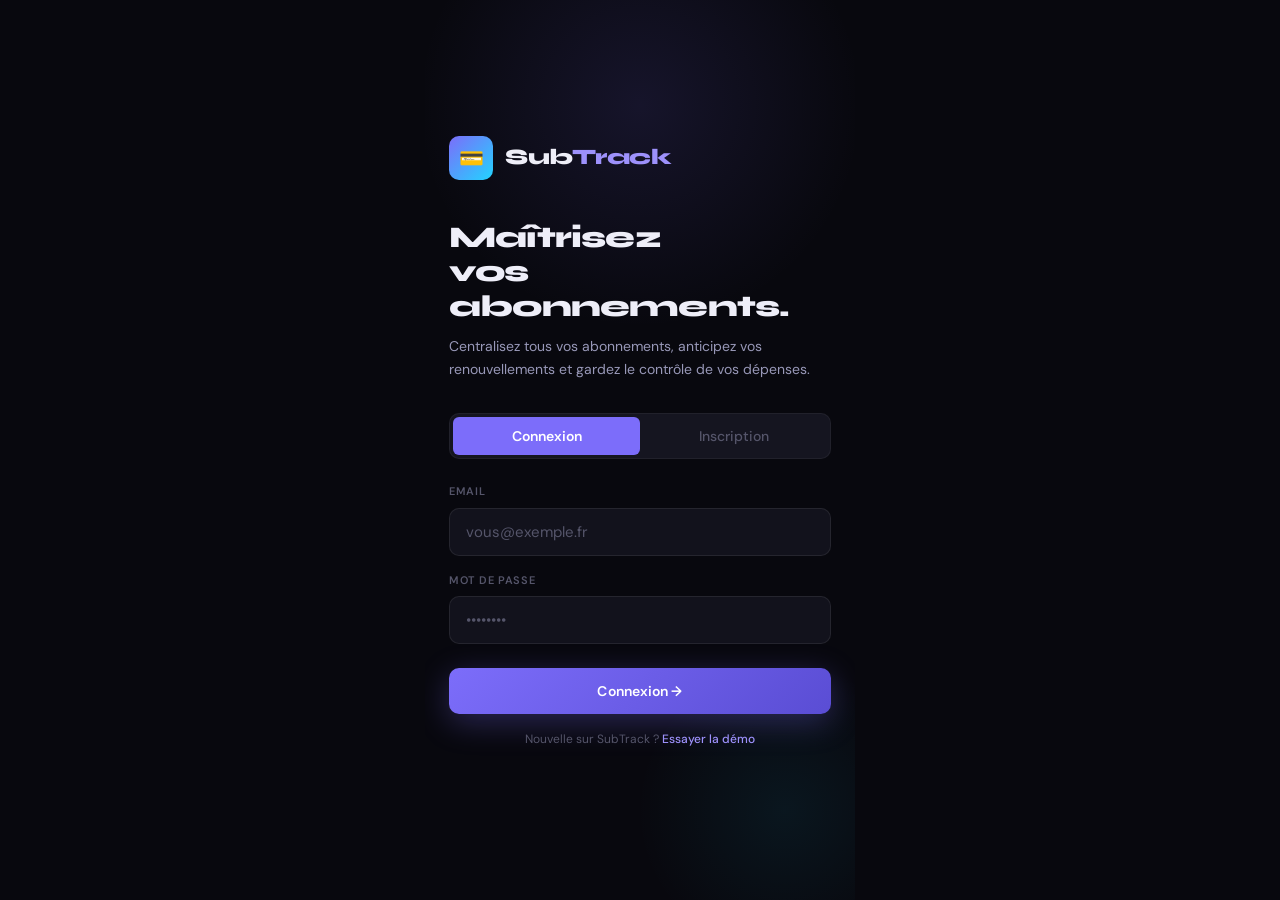
<file: index.html>
<!DOCTYPE html>
<html lang="fr">
<head>
  <meta charset="UTF-8">
  <meta name="viewport" content="width=device-width, initial-scale=1.0, maximum-scale=1.0, user-scalable=no">
  <meta name="theme-color" content="#08080e">
  <meta name="apple-mobile-web-app-capable" content="yes">
  <meta name="apple-mobile-web-app-status-bar-style" content="black-translucent">
  <title>SubTrack — Gérez vos abonnements</title>

  <!-- Fonts -->
  <link rel="preconnect" href="https://fonts.googleapis.com">
  <link rel="preconnect" href="https://fonts.gstatic.com" crossorigin>
  <link href="https://fonts.googleapis.com/css2?family=Syne:wght@400;500;600;700;800&family=DM+Sans:ital,opsz,wght@0,9..40,300;0,9..40,400;0,9..40,500;0,9..40,600;0,9..40,700&display=swap" rel="stylesheet">

  <!-- CSS -->
  <link rel="stylesheet" href="css/variables.css">
  <link rel="stylesheet" href="css/base.css">
  <link rel="stylesheet" href="css/components.css">
  <link rel="stylesheet" href="css/animations.css">
</head>
<body>

<div id="app">

  <!-- ══════════════════════════════════════════
       AUTH SCREEN
  ══════════════════════════════════════════ -->
  <div id="screen-auth" class="screen">
    <div class="auth-screen">
      <div class="auth-bg-glow top"></div>
      <div class="auth-bg-glow bottom"></div>
      <div class="auth-content">

        <div class="auth-logo">
          <div class="auth-logo-icon">💳</div>
          <div class="auth-logo-text">Sub<em>Track</em></div>
        </div>

        <h1 class="auth-headline">Maîtrisez<br>vos abonnements.</h1>
        <p class="auth-desc">
          Centralisez tous vos abonnements, anticipez vos renouvellements
          et gardez le contrôle de vos dépenses.
        </p>

        <div class="auth-tabs">
          <button class="auth-tab active" data-tab="login"    onclick="Auth.switchTab('login')">Connexion</button>
          <button class="auth-tab"        data-tab="register" onclick="Auth.switchTab('register')">Inscription</button>
        </div>

        <!-- Login form -->
        <div id="form-login">
          <div class="form-group">
            <label class="form-label" for="loginEmail">Email</label>
            <input class="form-input" type="email" id="loginEmail"
                   placeholder="vous@exemple.fr" autocomplete="email"
                   onkeydown="if(event.key==='Enter') Auth.login()">
          </div>
          <div class="form-group">
            <label class="form-label" for="loginPassword">Mot de passe</label>
            <input class="form-input" type="password" id="loginPassword"
                   placeholder="••••••••" autocomplete="current-password"
                   onkeydown="if(event.key==='Enter') Auth.login()">
          </div>
          <div class="form-error" id="loginError"></div>
          <button class="btn btn-primary" onclick="Auth.login()" style="margin-top:8px">
            Connexion →
          </button>
          <div class="auth-divider">
            Nouvelle sur SubTrack ?
            <span class="demo-link" onclick="Auth.loginDemo()">Essayer la démo</span>
          </div>
        </div>

        <!-- Register form -->
        <div id="form-register" class="hidden">
          <div class="form-row">
            <div class="form-group">
              <label class="form-label" for="regFirst">Prénom</label>
              <input class="form-input" type="text" id="regFirst"
                     placeholder="Alice" autocomplete="given-name">
            </div>
            <div class="form-group">
              <label class="form-label" for="regLast">Nom</label>
              <input class="form-input" type="text" id="regLast"
                     placeholder="Martin" autocomplete="family-name">
            </div>
          </div>
          <div class="form-group">
            <label class="form-label" for="regEmail">Email</label>
            <input class="form-input" type="email" id="regEmail"
                   placeholder="vous@exemple.fr" autocomplete="email">
          </div>
          <div class="form-group">
            <label class="form-label" for="regPassword">Mot de passe</label>
            <input class="form-input" type="password" id="regPassword"
                   placeholder="6 caractères minimum" autocomplete="new-password"
                   onkeydown="if(event.key==='Enter') Auth.register()">
          </div>
          <div class="form-error" id="regError"></div>
          <button class="btn btn-primary" onclick="Auth.register()" style="margin-top:8px">
            Créer mon compte →
          </button>
        </div>

      </div>
    </div>
  </div>


  <!-- ══════════════════════════════════════════
       APP SCREEN
  ══════════════════════════════════════════ -->
  <div id="screen-app" class="screen">

    <!-- ── Sticky Header ── -->
    <header class="app-header">
      <div class="header-row">
        <div>
          <div class="header-greeting" id="headerGreeting">Bonjour 👋</div>
          <div class="header-name"     id="headerName">—</div>
        </div>
        <div class="header-actions">
          <!-- Notification bell -->
          <div class="notif-wrap">
            <button class="btn-icon" onclick="SubModal.openNotifs()" title="Notifications">🔔</button>
            <div class="notif-badge hidden" id="notifBadge">0</div>
          </div>
          <!-- Avatar -->
          <div class="avatar" id="headerAvatar" onclick="Router.go('profile')" title="Profil">?</div>
        </div>
      </div>

      <!-- Nav tabs -->
      <nav class="nav-tabs">
        <button class="nav-tab active" data-page="dashboard"     onclick="Router.go('dashboard')">
          <span class="nav-icon">📊</span>Tableau
        </button>
        <button class="nav-tab"        data-page="subscriptions" onclick="Router.go('subscriptions')">
          <span class="nav-icon">📋</span>Abonnements
        </button>
        <button class="nav-tab"        data-page="analytics"     onclick="Router.go('analytics')">
          <span class="nav-icon">📈</span>Analyses
        </button>
        <button class="nav-tab"        data-page="profile"       onclick="Router.go('profile')">
          <span class="nav-icon">👤</span>Profil
        </button>
      </nav>
    </header>

    <!-- ── Pages ── -->
    <main>

      <!-- DASHBOARD -->
      <div class="page active" id="page-dashboard">
        <div class="page-content">
          <div class="stats-grid" id="dashStats"></div>
          <div class="section-header" style="margin-top:var(--sp-1)">
            <div class="section-title">⚡ Prochains renouvellements</div>
          </div>
          <div id="dashAlerts"></div>
          <div class="card" style="margin-top:var(--sp-5)">
            <div class="section-title">Répartition par catégorie</div>
            <div id="dashDonut"></div>
          </div>
        </div>
      </div>

      <!-- SUBSCRIPTIONS -->
      <div class="page" id="page-subscriptions">
        <div class="page-content">
          <div class="filter-scroll" id="subFilters"></div>
          <div id="subList"></div>
        </div>
      </div>

      <!-- ANALYTICS -->
      <div class="page" id="page-analytics">
        <div class="page-content">
          <div class="period-switch">
            <button class="period-btn active" data-period="monthly" onclick="Analytics.setPeriod('monthly')">Mensuel</button>
            <button class="period-btn"        data-period="yearly"  onclick="Analytics.setPeriod('yearly')">Annuel</button>
          </div>
          <div class="stats-grid" id="analyticsKPIs"></div>
          <div class="card" style="margin-bottom:var(--sp-4)">
            <div class="section-title" id="analyticsChartTitle">Dépenses par catégorie</div>
            <div style="margin-top:var(--sp-4)" id="analyticsChart"></div>
          </div>
          <div class="card" style="margin-bottom:var(--sp-4)">
            <div class="section-title">🏆 Top abonnements</div>
            <div style="margin-top:var(--sp-3)" id="analyticsTopSubs"></div>
          </div>
          <div class="stats-grid" id="analyticsMiniStats"></div>
        </div>
      </div>

      <!-- PROFILE -->
      <div class="page" id="page-profile">
        <div class="page-content">
          <div class="profile-hero" id="profileHero"></div>
          <div class="stats-grid" id="profileStats" style="margin-bottom:var(--sp-5)"></div>

          <div class="settings-block">
            <div class="settings-block-title">Notifications</div>
            <div id="profileNotifSettings"></div>
          </div>

          <div class="settings-block">
            <div class="settings-block-title">Préférences</div>
            <div class="settings-row" onclick="Profile.changeCurrency()">
              <span class="settings-icon">💱</span>
              <span class="settings-label">Devise</span>
              <span class="settings-value">EUR €</span>
              <span class="settings-chevron">›</span>
            </div>
            <div class="settings-row" onclick="Toast.show('🌐 Langue — bientôt disponible', 'info')">
              <span class="settings-icon">🌐</span>
              <span class="settings-label">Langue</span>
              <span class="settings-value">Français</span>
              <span class="settings-chevron">›</span>
            </div>
            <div class="settings-row" onclick="Profile.exportCSV()">
              <span class="settings-icon">📤</span>
              <span class="settings-label">Exporter mes données (CSV)</span>
              <span class="settings-chevron">›</span>
            </div>
          </div>

          <div class="settings-block">
            <div class="settings-block-title">Compte</div>
            <div class="settings-row" onclick="Auth.logout()">
              <span class="settings-icon">🚪</span>
              <span class="settings-label" style="color:var(--danger)">Se déconnecter</span>
              <span class="settings-chevron">›</span>
            </div>
          </div>

          <div class="version-tag">SubTrack v1.0 · Données stockées localement</div>
        </div>
      </div>

    </main>

    <!-- ── FAB ── -->
    <button class="fab" onclick="SubModal.openAdd()" title="Ajouter un abonnement">＋</button>

  </div><!-- /screen-app -->


  <!-- ══════════════════════════════════════════
       MODALS
  ══════════════════════════════════════════ -->

  <!-- Add / Edit -->
  <div class="modal-overlay" id="modalForm">
    <div class="modal-sheet">
      <div class="modal-handle"></div>
      <div class="modal-title" id="modalFormTitle">Nouvel abonnement</div>

      <div class="form-group">
        <label class="form-label" for="formSubName">Nom du service</label>
        <input class="form-input" type="text" id="formSubName"
               placeholder="ex : Netflix, Spotify, Adobe…">
      </div>

      <div class="form-group">
        <label class="form-label">Icône</label>
        <div class="emoji-grid" id="emojiPicker"></div>
      </div>

      <div class="form-group">
        <label class="form-label">Couleur d'accent</label>
        <div class="color-grid" id="colorPicker"></div>
      </div>

      <div class="form-row">
        <div class="form-group">
          <label class="form-label" for="formSubAmount">Montant (€)</label>
          <input class="form-input" type="number" id="formSubAmount"
                 placeholder="9.99" step="0.01" min="0" inputmode="decimal">
        </div>
        <div class="form-group">
          <label class="form-label" for="formSubFreq">Fréquence</label>
          <select class="form-input" id="formSubFreq">
            <option value="monthly">Mensuel</option>
            <option value="yearly">Annuel</option>
            <option value="weekly">Hebdomadaire</option>
          </select>
        </div>
      </div>

      <div class="form-group">
        <label class="form-label" for="formSubCategory">Catégorie</label>
        <select class="form-input" id="formSubCategory">
          <option value="Streaming">🎬 Streaming</option>
          <option value="Musique">🎵 Musique</option>
          <option value="Jeux">🎮 Jeux vidéo</option>
          <option value="Productivité">💼 Productivité</option>
          <option value="Cloud">☁️ Cloud & Stockage</option>
          <option value="Fitness">💪 Fitness & Santé</option>
          <option value="Actualités">📰 Actualités & Presse</option>
          <option value="Éducation">📚 Éducation</option>
          <option value="Finance">💳 Finance & Banque</option>
          <option value="Logiciels">🖥️ Logiciels & Dev</option>
          <option value="Livraison">🚚 Livraison & Courses</option>
          <option value="Autre">📦 Autre</option>
        </select>
      </div>

      <div class="form-row">
        <div class="form-group">
          <label class="form-label" for="formSubStart">Date de début</label>
          <input class="form-input" type="date" id="formSubStart">
        </div>
        <div class="form-group">
          <label class="form-label" for="formSubRenewal">Prochain renouvellement</label>
          <input class="form-input" type="date" id="formSubRenewal">
        </div>
      </div>

      <div class="form-group">
        <label class="form-label" for="formSubNote">Note (optionnel)</label>
        <input class="form-input" type="text" id="formSubNote"
               placeholder="Compte familial, plan Pro…">
      </div>

      <div class="form-group">
        <label class="form-label" for="formSubStatus">Statut</label>
        <select class="form-input" id="formSubStatus">
          <option value="active">✅ Actif</option>
          <option value="trial">🔷 Essai gratuit</option>
          <option value="paused">⏸️ Suspendu</option>
        </select>
      </div>

      <div class="modal-actions">
        <button class="btn btn-secondary" onclick="Modal.close('modalForm')">Annuler</button>
        <button class="btn btn-primary"   onclick="SubModal.save()">Enregistrer</button>
      </div>
      <div style="margin-top:var(--sp-3)">
        <button class="btn btn-danger hidden" id="btnDeleteSub" onclick="SubModal.delete()">
          🗑️ Supprimer cet abonnement
        </button>
      </div>
    </div>
  </div>

  <!-- Detail -->
  <div class="modal-overlay" id="modalDetail">
    <div class="modal-sheet">
      <div class="modal-handle"></div>
      <div id="detailContent"></div>
    </div>
  </div>

  <!-- Notifications -->
  <div class="modal-overlay" id="modalNotifs">
    <div class="modal-sheet">
      <div class="modal-handle"></div>
      <div class="modal-title">🔔 Notifications</div>
      <div id="notifList"></div>
      <div style="margin-top:var(--sp-5)">
        <button class="btn btn-secondary w-full" onclick="Modal.close('modalNotifs')">Fermer</button>
      </div>
    </div>
  </div>

  <!-- Toast -->
  <div class="toast" id="toast"></div>

</div><!-- /app -->


<!-- ══════════════════════════════════════════
     SCRIPTS  (order matters)
══════════════════════════════════════════ -->
<script src="js/utils.js"></script>
<script src="js/storage.js"></script>
<script src="js/app.js"></script>
<script src="js/auth.js"></script>
<script src="js/dashboard.js"></script>
<script src="js/subscriptions.js"></script>
<script src="js/analytics.js"></script>
<script src="js/profile.js"></script>

</body>
</html>
</file>
<file: css/variables.css>
/* ─────────────────────────────────────────
   SubTrack · Design Tokens
   ───────────────────────────────────────── */

:root {
  /* Background layers */
  --bg-base:    #08080e;
  --bg-raised:  #0f0f18;
  --bg-overlay: #151520;
  --bg-card:    #1a1a28;
  --bg-card2:   #1f1f2e;
  --bg-input:   #12121c;

  /* Borders */
  --border-subtle: rgba(255,255,255,0.05);
  --border-normal: rgba(255,255,255,0.08);
  --border-strong: rgba(255,255,255,0.14);

  /* Brand */
  --accent:        #7c6dfa;
  --accent-light:  #9d91fb;
  --accent-dark:   #5a4dd4;
  --accent-glow:   rgba(124,109,250,0.25);
  --accent-muted:  rgba(124,109,250,0.12);

  /* Semantic */
  --success:       #22d97a;
  --success-muted: rgba(34,217,122,0.12);
  --warning:       #ffaa2b;
  --warning-muted: rgba(255,170,43,0.12);
  --danger:        #ff5470;
  --danger-muted:  rgba(255,84,112,0.12);
  --info:          #22d4ff;
  --info-muted:    rgba(34,212,255,0.12);

  /* Text */
  --text-primary:   #eeeef8;
  --text-secondary: #9898b8;
  --text-tertiary:  #55556a;
  --text-inverse:   #08080e;

  /* Category palette */
  --cat-streaming:    #ff5470;
  --cat-music:        #a855f7;
  --cat-games:        #22d4ff;
  --cat-productivity: #22d97a;
  --cat-cloud:        #7c6dfa;
  --cat-fitness:      #ff8a2b;
  --cat-news:         #ffd60a;
  --cat-education:    #2dd4bf;
  --cat-finance:      #f472b6;
  --cat-software:     #fb923c;
  --cat-delivery:     #60a5fa;
  --cat-other:        #94a3b8;

  /* Spacing */
  --sp-1: 4px;
  --sp-2: 8px;
  --sp-3: 12px;
  --sp-4: 16px;
  --sp-5: 20px;
  --sp-6: 24px;
  --sp-8: 32px;
  --sp-10: 40px;

  /* Radius */
  --r-xs:   6px;
  --r-sm:   10px;
  --r-md:   14px;
  --r-lg:   20px;
  --r-xl:   28px;
  --r-full: 9999px;

  /* Shadows */
  --shadow-sm:  0 2px 8px rgba(0,0,0,0.3);
  --shadow-md:  0 8px 24px rgba(0,0,0,0.4);
  --shadow-lg:  0 20px 48px rgba(0,0,0,0.5);
  --shadow-accent: 0 8px 32px rgba(124,109,250,0.3);

  /* Typography */
  --font-display: 'Syne', sans-serif;
  --font-body:    'DM Sans', sans-serif;
  --font-mono:    'JetBrains Mono', monospace;

  /* Transitions */
  --transition-fast:   0.12s ease;
  --transition-normal: 0.22s ease;
  --transition-slow:   0.4s ease;
  --transition-bounce: 0.4s cubic-bezier(0.34, 1.56, 0.64, 1);
}
</file>
<file: css/base.css>
/* ─────────────────────────────────────────
   SubTrack · Base Styles
   ───────────────────────────────────────── */

/* Reset */
*, *::before, *::after {
  margin: 0;
  padding: 0;
  box-sizing: border-box;
  -webkit-tap-highlight-color: transparent;
}

html {
  font-size: 16px;
  -webkit-text-size-adjust: 100%;
}

body {
  font-family: var(--font-body);
  font-size: 15px;
  line-height: 1.5;
  color: var(--text-primary);
  background: var(--bg-base);
  min-height: 100vh;
  max-width: 430px;
  margin: 0 auto;
  overflow-x: hidden;
  position: relative;
}

img, svg { display: block; max-width: 100%; }

button { cursor: pointer; font-family: inherit; }

input, select, textarea {
  font-family: inherit;
  font-size: inherit;
}

a { text-decoration: none; color: inherit; }

/* Scrollbar */
::-webkit-scrollbar { width: 3px; height: 3px; }
::-webkit-scrollbar-track { background: transparent; }
::-webkit-scrollbar-thumb { background: var(--border-strong); border-radius: 2px; }

/* ── App shell ── */
#app {
  min-height: 100vh;
  display: flex;
  flex-direction: column;
}

/* ── Screens ── */
.screen {
  display: none;
  flex-direction: column;
  min-height: 100vh;
}
.screen.active {
  display: flex;
  animation: screenFadeIn var(--transition-normal) both;
}

/* ── Pages (tabs) ── */
.page {
  display: none;
  flex: 1;
  padding-bottom: 96px;
}
.page.active {
  display: block;
  animation: pageFadeUp 0.25s ease both;
}

.page-content {
  padding: var(--sp-5);
}

/* ── Typography helpers ── */
.font-display { font-family: var(--font-display); }
.text-primary   { color: var(--text-primary); }
.text-secondary { color: var(--text-secondary); }
.text-tertiary  { color: var(--text-tertiary); }
.text-accent    { color: var(--accent-light); }
.text-success   { color: var(--success); }
.text-warning   { color: var(--warning); }
.text-danger    { color: var(--danger); }

/* ── Utility ── */
.flex        { display: flex; }
.flex-col    { flex-direction: column; }
.items-center{ align-items: center; }
.justify-between { justify-content: space-between; }
.justify-center  { justify-content: center; }
.flex-1      { flex: 1; }
.gap-1       { gap: var(--sp-1); }
.gap-2       { gap: var(--sp-2); }
.gap-3       { gap: var(--sp-3); }
.gap-4       { gap: var(--sp-4); }
.w-full      { width: 100%; }
.truncate    { overflow: hidden; text-overflow: ellipsis; white-space: nowrap; }
.hidden      { display: none !important; }
</file>
<file: css/components.css>
/* ─────────────────────────────────────────
   SubTrack · Components
   ───────────────────────────────────────── */

/* ══════════════════════════════════════════
   BUTTONS
══════════════════════════════════════════ */
.btn {
  display: inline-flex;
  align-items: center;
  justify-content: center;
  gap: var(--sp-2);
  padding: 14px var(--sp-5);
  border-radius: var(--r-sm);
  font-family: var(--font-body);
  font-size: 14px;
  font-weight: 600;
  border: none;
  transition: all var(--transition-normal);
  white-space: nowrap;
  user-select: none;
  letter-spacing: 0.1px;
}

.btn-primary {
  background: linear-gradient(135deg, var(--accent) 0%, var(--accent-dark) 100%);
  color: #fff;
  box-shadow: var(--shadow-accent);
  width: 100%;
}
.btn-primary:hover  { transform: translateY(-1px); box-shadow: 0 12px 40px var(--accent-glow); }
.btn-primary:active { transform: translateY(0); }

.btn-secondary {
  background: var(--bg-overlay);
  border: 1px solid var(--border-normal);
  color: var(--text-secondary);
}
.btn-secondary:hover { background: var(--bg-card); border-color: var(--border-strong); color: var(--text-primary); }

.btn-ghost {
  background: transparent;
  border: none;
  color: var(--text-secondary);
  padding: 10px 14px;
}
.btn-ghost:hover { color: var(--text-primary); }

.btn-danger {
  background: var(--danger-muted);
  border: 1px solid rgba(255,84,112,0.2);
  color: var(--danger);
  width: 100%;
}
.btn-danger:hover { background: rgba(255,84,112,0.2); }

.btn-icon {
  width: 40px;
  height: 40px;
  padding: 0;
  border-radius: var(--r-sm);
  background: var(--bg-card);
  border: 1px solid var(--border-normal);
  color: var(--text-secondary);
  font-size: 16px;
  flex-shrink: 0;
}
.btn-icon:hover { background: var(--bg-card2); border-color: var(--border-strong); color: var(--text-primary); }

/* ══════════════════════════════════════════
   FORM ELEMENTS
══════════════════════════════════════════ */
.form-group { margin-bottom: var(--sp-4); }

.form-label {
  display: block;
  font-size: 11px;
  font-weight: 600;
  color: var(--text-tertiary);
  letter-spacing: 0.7px;
  text-transform: uppercase;
  margin-bottom: var(--sp-2);
}

.form-input {
  width: 100%;
  background: var(--bg-input);
  border: 1px solid var(--border-normal);
  border-radius: var(--r-sm);
  padding: 13px var(--sp-4);
  color: var(--text-primary);
  font-size: 15px;
  font-family: var(--font-body);
  outline: none;
  transition: border-color var(--transition-fast), box-shadow var(--transition-fast);
  -webkit-appearance: none;
}
.form-input:focus {
  border-color: var(--accent);
  box-shadow: 0 0 0 3px var(--accent-muted);
}
.form-input::placeholder { color: var(--text-tertiary); }
.form-input option { background: var(--bg-raised); }

.form-row {
  display: grid;
  grid-template-columns: 1fr 1fr;
  gap: var(--sp-3);
}

.form-error {
  font-size: 12px;
  color: var(--danger);
  margin-top: var(--sp-1);
  display: none;
}
.form-error.visible { display: block; }

/* Select arrow */
select.form-input {
  appearance: none;
  -webkit-appearance: none;
  background-image: url("data:image/svg+xml,%3Csvg xmlns='http://www.w3.org/2000/svg' width='10' height='10' viewBox='0 0 24 24' fill='none' stroke='%2355556a' stroke-width='2.5'%3E%3Cpath d='m6 9 6 6 6-6'/%3E%3C/svg%3E");
  background-repeat: no-repeat;
  background-position: right 14px center;
  padding-right: 36px;
  cursor: pointer;
}

/* ══════════════════════════════════════════
   MODAL SYSTEM
══════════════════════════════════════════ */
.modal-overlay {
  position: fixed;
  inset: 0;
  background: rgba(0,0,0,0.75);
  backdrop-filter: blur(12px);
  z-index: 200;
  display: none;
  align-items: flex-end;
  justify-content: center;
}
.modal-overlay.open {
  display: flex;
}

.modal-sheet {
  background: var(--bg-raised);
  border: 1px solid var(--border-subtle);
  border-bottom: none;
  border-radius: var(--r-xl) var(--r-xl) 0 0;
  width: 100%;
  max-width: 430px;
  max-height: 92vh;
  overflow-y: auto;
  padding: var(--sp-6);
  animation: sheetSlideUp var(--transition-bounce) both;
}

.modal-handle {
  width: 36px;
  height: 4px;
  background: var(--border-strong);
  border-radius: var(--r-full);
  margin: 0 auto var(--sp-6);
}

.modal-title {
  font-family: var(--font-display);
  font-size: 20px;
  font-weight: 700;
  letter-spacing: -0.3px;
  margin-bottom: var(--sp-6);
}

.modal-actions {
  display: flex;
  gap: var(--sp-3);
  margin-top: var(--sp-6);
}
.modal-actions .btn-secondary { flex: 0 0 auto; }
.modal-actions .btn-primary   { flex: 1; }

/* ══════════════════════════════════════════
   CARDS
══════════════════════════════════════════ */
.card {
  background: var(--bg-card);
  border: 1px solid var(--border-subtle);
  border-radius: var(--r-lg);
  padding: var(--sp-5);
  transition: border-color var(--transition-fast);
}
.card:hover { border-color: var(--border-normal); }

.card-sm {
  background: var(--bg-card);
  border: 1px solid var(--border-subtle);
  border-radius: var(--r-md);
  padding: var(--sp-4);
}

/* ══════════════════════════════════════════
   HEADER
══════════════════════════════════════════ */
.app-header {
  position: sticky;
  top: 0;
  z-index: 100;
  background: rgba(8,8,14,0.9);
  backdrop-filter: blur(24px);
  -webkit-backdrop-filter: blur(24px);
  border-bottom: 1px solid var(--border-subtle);
  padding: 52px var(--sp-5) var(--sp-4);
}

.header-row {
  display: flex;
  align-items: center;
  justify-content: space-between;
  margin-bottom: var(--sp-4);
}

.header-greeting {
  font-size: 11px;
  font-weight: 500;
  color: var(--text-tertiary);
  letter-spacing: 0.6px;
  text-transform: uppercase;
}

.header-name {
  font-family: var(--font-display);
  font-size: 20px;
  font-weight: 700;
  letter-spacing: -0.3px;
  margin-top: 2px;
}

.header-actions {
  display: flex;
  align-items: center;
  gap: var(--sp-2);
}

/* ══════════════════════════════════════════
   NAV TABS (top)
══════════════════════════════════════════ */
.nav-tabs {
  display: flex;
  gap: 2px;
  background: var(--bg-overlay);
  border: 1px solid var(--border-subtle);
  border-radius: var(--r-sm);
  padding: 3px;
}

.nav-tab {
  flex: 1;
  display: flex;
  flex-direction: column;
  align-items: center;
  gap: 3px;
  padding: 7px 4px;
  border-radius: var(--r-xs);
  font-size: 11px;
  font-weight: 500;
  color: var(--text-tertiary);
  cursor: pointer;
  transition: all var(--transition-fast);
  user-select: none;
  border: none;
  background: transparent;
  font-family: var(--font-body);
}
.nav-tab .nav-icon { font-size: 15px; }
.nav-tab.active {
  background: var(--accent);
  color: #fff;
  box-shadow: 0 2px 12px var(--accent-glow);
}

/* ══════════════════════════════════════════
   AVATAR
══════════════════════════════════════════ */
.avatar {
  width: 38px;
  height: 38px;
  border-radius: var(--r-full);
  background: linear-gradient(135deg, var(--accent), var(--info));
  display: flex;
  align-items: center;
  justify-content: center;
  font-weight: 800;
  font-size: 14px;
  color: #fff;
  cursor: pointer;
  flex-shrink: 0;
  letter-spacing: 0.5px;
  border: 2px solid rgba(255,255,255,0.08);
}

/* ══════════════════════════════════════════
   STAT CARDS
══════════════════════════════════════════ */
.stats-grid {
  display: grid;
  grid-template-columns: 1fr 1fr;
  gap: var(--sp-3);
  margin-bottom: var(--sp-5);
}

.stat-card {
  background: var(--bg-card);
  border: 1px solid var(--border-subtle);
  border-radius: var(--r-lg);
  padding: var(--sp-4);
  position: relative;
  overflow: hidden;
}
.stat-card.span-full {
  grid-column: 1 / -1;
  background: linear-gradient(135deg, #2a1f6e 0%, #1e1654 40%, #2d1b69 100%);
  border-color: rgba(124,109,250,0.2);
}
.stat-card.span-full::before {
  content: '';
  position: absolute;
  inset: 0;
  background: radial-gradient(circle at 80% 50%, rgba(124,109,250,0.15) 0%, transparent 60%);
  pointer-events: none;
}

.stat-label {
  font-size: 10px;
  font-weight: 600;
  color: var(--text-tertiary);
  letter-spacing: 0.6px;
  text-transform: uppercase;
  margin-bottom: var(--sp-1);
}
.stat-card.span-full .stat-label { color: rgba(255,255,255,0.5); }

.stat-value {
  font-family: var(--font-display);
  font-size: 26px;
  font-weight: 800;
  letter-spacing: -0.5px;
  line-height: 1;
}
.stat-card.span-full .stat-value { font-size: 34px; }

.stat-sub {
  font-size: 11px;
  color: var(--text-tertiary);
  margin-top: var(--sp-1);
}
.stat-card.span-full .stat-sub { color: rgba(255,255,255,0.45); }

.stat-emoji {
  position: absolute;
  top: var(--sp-3);
  right: var(--sp-4);
  font-size: 20px;
  opacity: 0.5;
}

/* ══════════════════════════════════════════
   SECTION HEADER
══════════════════════════════════════════ */
.section-header {
  display: flex;
  align-items: center;
  justify-content: space-between;
  margin-bottom: var(--sp-3);
}

.section-title {
  font-family: var(--font-display);
  font-size: 15px;
  font-weight: 700;
  letter-spacing: -0.2px;
}

.section-link {
  font-size: 12px;
  font-weight: 500;
  color: var(--accent-light);
  cursor: pointer;
  background: none;
  border: none;
  font-family: var(--font-body);
  padding: 0;
}
.section-link:hover { opacity: 0.8; }

/* ══════════════════════════════════════════
   ALERT ITEMS
══════════════════════════════════════════ */
.alert-list { display: flex; flex-direction: column; gap: var(--sp-2); margin-bottom: var(--sp-5); }

.alert-item {
  display: flex;
  align-items: center;
  gap: var(--sp-3);
  background: var(--bg-card);
  border: 1px solid var(--border-subtle);
  border-radius: var(--r-md);
  padding: 13px var(--sp-4);
  cursor: pointer;
  transition: all var(--transition-fast);
  position: relative;
  overflow: hidden;
}
.alert-item::before {
  content: '';
  position: absolute;
  left: 0; top: 0; bottom: 0;
  width: 3px;
  border-radius: 0;
}
.alert-item.urgent::before  { background: var(--danger); }
.alert-item.warning::before { background: var(--warning); }
.alert-item.notice::before  { background: var(--accent); }
.alert-item:hover { border-color: var(--border-normal); transform: translateX(2px); }

.alert-icon {
  width: 38px; height: 38px;
  border-radius: var(--r-sm);
  display: flex; align-items: center; justify-content: center;
  font-size: 18px;
  flex-shrink: 0;
}

.alert-info { flex: 1; min-width: 0; }
.alert-name { font-size: 14px; font-weight: 600; }
.alert-date { font-size: 11px; color: var(--text-tertiary); margin-top: 2px; }

.alert-right { text-align: right; flex-shrink: 0; }
.alert-amount { font-size: 14px; font-weight: 700; }

.pill {
  display: inline-flex;
  align-items: center;
  padding: 2px 8px;
  border-radius: var(--r-full);
  font-size: 10px;
  font-weight: 700;
  letter-spacing: 0.2px;
}
.pill-danger  { background: var(--danger-muted);  color: var(--danger); }
.pill-warning { background: var(--warning-muted); color: var(--warning); }
.pill-accent  { background: var(--accent-muted);  color: var(--accent-light); }
.pill-success { background: var(--success-muted); color: var(--success); }
.pill-info    { background: var(--info-muted);    color: var(--info); }
.pill-muted   { background: var(--bg-overlay);    color: var(--text-secondary); }

/* ══════════════════════════════════════════
   SUBSCRIPTION ITEMS
══════════════════════════════════════════ */
.sub-list { display: flex; flex-direction: column; gap: var(--sp-2); }

.sub-item {
  display: flex;
  align-items: center;
  gap: var(--sp-3);
  background: var(--bg-card);
  border: 1px solid var(--border-subtle);
  border-radius: var(--r-md);
  padding: 14px var(--sp-4);
  cursor: pointer;
  transition: all var(--transition-fast);
  position: relative;
  overflow: hidden;
}
.sub-item:hover  { border-color: var(--border-normal); transform: translateY(-1px); box-shadow: var(--shadow-sm); }
.sub-item:active { transform: translateY(0); }
.sub-item.paused { opacity: 0.5; }

.sub-item .accent-bar {
  position: absolute;
  left: 0; top: 0; bottom: 0;
  width: 3px;
  border-radius: 0;
}

.sub-logo {
  width: 44px; height: 44px;
  border-radius: var(--r-sm);
  display: flex; align-items: center; justify-content: center;
  font-size: 22px;
  flex-shrink: 0;
}

.sub-info { flex: 1; min-width: 0; }
.sub-name { font-size: 15px; font-weight: 600; }
.sub-meta {
  display: flex;
  align-items: center;
  gap: var(--sp-2);
  margin-top: 4px;
}

.status-dot {
  width: 5px; height: 5px;
  border-radius: var(--r-full);
  flex-shrink: 0;
}
.status-dot.active  { background: var(--success); box-shadow: 0 0 0 3px var(--success-muted); }
.status-dot.trial   { background: var(--info);    box-shadow: 0 0 0 3px var(--info-muted); }
.status-dot.paused  { background: var(--text-tertiary); }

.sub-right { text-align: right; flex-shrink: 0; }
.sub-price {
  font-family: var(--font-display);
  font-size: 15px;
  font-weight: 700;
}
.sub-period { font-size: 11px; color: var(--text-tertiary); margin-top: 2px; }

/* ══════════════════════════════════════════
   FILTER CHIPS
══════════════════════════════════════════ */
.filter-scroll {
  display: flex;
  gap: var(--sp-2);
  overflow-x: auto;
  padding-bottom: var(--sp-1);
  margin-bottom: var(--sp-4);
  scrollbar-width: none;
}
.filter-scroll::-webkit-scrollbar { display: none; }

.chip {
  padding: 7px 14px;
  background: var(--bg-overlay);
  border: 1px solid var(--border-normal);
  border-radius: var(--r-full);
  font-size: 12px;
  font-weight: 500;
  color: var(--text-secondary);
  cursor: pointer;
  white-space: nowrap;
  transition: all var(--transition-fast);
  font-family: var(--font-body);
  user-select: none;
}
.chip:hover { border-color: var(--border-strong); color: var(--text-primary); }
.chip.active {
  background: var(--accent-muted);
  border-color: rgba(124,109,250,0.35);
  color: var(--accent-light);
  font-weight: 600;
}

/* ══════════════════════════════════════════
   FAB
══════════════════════════════════════════ */
.fab {
  position: fixed;
  bottom: 88px;
  right: 20px;
  width: 52px; height: 52px;
  background: linear-gradient(135deg, var(--accent), var(--accent-dark));
  border: none;
  border-radius: var(--r-md);
  color: #fff;
  font-size: 24px;
  display: flex; align-items: center; justify-content: center;
  cursor: pointer;
  box-shadow: 0 8px 28px var(--accent-glow);
  transition: all var(--transition-bounce);
  z-index: 50;
  line-height: 1;
}
.fab:hover  { transform: scale(1.06) rotate(3deg); box-shadow: 0 12px 40px var(--accent-glow); }
.fab:active { transform: scale(0.95); }

/* ══════════════════════════════════════════
   DONUT CHART
══════════════════════════════════════════ */
.donut-wrap {
  display: flex;
  align-items: center;
  gap: var(--sp-5);
  padding-top: var(--sp-4);
}

.donut-container {
  position: relative;
  flex-shrink: 0;
}

.donut-label {
  position: absolute;
  top: 50%; left: 50%;
  transform: translate(-50%, -50%);
  text-align: center;
  pointer-events: none;
}
.donut-label-val {
  font-family: var(--font-display);
  font-size: 16px;
  font-weight: 800;
  letter-spacing: -0.3px;
}
.donut-label-sub { font-size: 10px; color: var(--text-tertiary); }

.donut-legend { flex: 1; display: flex; flex-direction: column; gap: var(--sp-2); }

.legend-row {
  display: flex;
  align-items: center;
  justify-content: space-between;
}
.legend-left { display: flex; align-items: center; gap: var(--sp-2); }
.legend-dot { width: 7px; height: 7px; border-radius: var(--r-full); flex-shrink: 0; }
.legend-name { font-size: 12px; color: var(--text-secondary); }
.legend-pct  { font-size: 12px; font-weight: 700; }

/* ══════════════════════════════════════════
   BAR CHART
══════════════════════════════════════════ */
.bar-list { display: flex; flex-direction: column; gap: var(--sp-3); }

.bar-row {
  display: flex;
  align-items: center;
  gap: var(--sp-3);
}

.bar-label {
  font-size: 11px;
  color: var(--text-tertiary);
  width: 72px;
  text-overflow: ellipsis;
  overflow: hidden;
  white-space: nowrap;
  flex-shrink: 0;
}

.bar-track {
  flex: 1;
  height: 26px;
  background: var(--bg-overlay);
  border-radius: var(--r-xs);
  overflow: hidden;
}

.bar-fill {
  height: 100%;
  border-radius: var(--r-xs);
  display: flex;
  align-items: center;
  justify-content: flex-end;
  padding-right: 8px;
  min-width: 32px;
  transition: width 0.6s cubic-bezier(0.34,1.2,0.64,1);
}

.bar-val { font-size: 10px; font-weight: 700; color: rgba(255,255,255,0.9); }
.bar-amount { font-size: 11px; color: var(--text-secondary); width: 52px; text-align: right; flex-shrink: 0; }

/* ══════════════════════════════════════════
   PERIOD SWITCH
══════════════════════════════════════════ */
.period-switch {
  display: flex;
  background: var(--bg-overlay);
  border: 1px solid var(--border-normal);
  border-radius: var(--r-sm);
  padding: 3px;
  margin-bottom: var(--sp-5);
}

.period-btn {
  flex: 1;
  padding: 9px;
  text-align: center;
  font-size: 13px;
  font-weight: 500;
  color: var(--text-tertiary);
  cursor: pointer;
  border-radius: var(--r-xs);
  transition: all var(--transition-fast);
  font-family: var(--font-body);
  border: none;
  background: transparent;
}
.period-btn.active { background: var(--accent); color: #fff; }

/* ══════════════════════════════════════════
   PROFILE / SETTINGS
══════════════════════════════════════════ */
.profile-hero {
  text-align: center;
  padding: var(--sp-8) var(--sp-5);
  background: radial-gradient(ellipse at 50% 0%, rgba(124,109,250,0.1) 0%, transparent 70%);
  border: 1px solid rgba(124,109,250,0.08);
  border-radius: var(--r-lg);
  margin-bottom: var(--sp-5);
}

.profile-avatar-lg {
  width: 72px; height: 72px;
  border-radius: var(--r-full);
  background: linear-gradient(135deg, var(--accent), var(--info));
  display: flex; align-items: center; justify-content: center;
  font-size: 26px;
  font-weight: 800;
  margin: 0 auto var(--sp-4);
  border: 3px solid rgba(255,255,255,0.06);
  letter-spacing: 0.5px;
  color: #fff;
}

.profile-name {
  font-family: var(--font-display);
  font-size: 20px;
  font-weight: 700;
  letter-spacing: -0.3px;
  margin-bottom: 4px;
}
.profile-email { font-size: 13px; color: var(--text-tertiary); }

.settings-block {
  background: var(--bg-card);
  border: 1px solid var(--border-subtle);
  border-radius: var(--r-lg);
  overflow: hidden;
  margin-bottom: var(--sp-4);
}

.settings-block-title {
  padding: var(--sp-3) var(--sp-4);
  font-size: 10px;
  font-weight: 700;
  color: var(--text-tertiary);
  text-transform: uppercase;
  letter-spacing: 0.8px;
  border-bottom: 1px solid var(--border-subtle);
  background: var(--bg-raised);
}

.settings-row {
  display: flex;
  align-items: center;
  padding: 15px var(--sp-4);
  border-bottom: 1px solid var(--border-subtle);
  cursor: pointer;
  transition: background var(--transition-fast);
  gap: var(--sp-3);
}
.settings-row:last-child { border-bottom: none; }
.settings-row:hover { background: var(--bg-raised); }

.settings-icon { font-size: 18px; flex-shrink: 0; width: 28px; }
.settings-label { flex: 1; font-size: 14px; font-weight: 500; }
.settings-value { font-size: 13px; color: var(--text-tertiary); }
.settings-chevron { color: var(--text-tertiary); font-size: 13px; margin-left: var(--sp-2); }

/* Toggle */
.toggle {
  width: 44px; height: 24px;
  background: var(--border-strong);
  border-radius: var(--r-full);
  position: relative;
  cursor: pointer;
  transition: background var(--transition-normal);
  flex-shrink: 0;
  border: none;
}
.toggle.on { background: var(--accent); }
.toggle::after {
  content: '';
  position: absolute;
  width: 18px; height: 18px;
  border-radius: var(--r-full);
  background: #fff;
  top: 3px; left: 3px;
  transition: transform var(--transition-bounce);
  box-shadow: 0 1px 4px rgba(0,0,0,0.3);
}
.toggle.on::after { transform: translateX(20px); }

/* ══════════════════════════════════════════
   EMOJI & COLOR PICKERS
══════════════════════════════════════════ */
.emoji-grid {
  display: flex;
  flex-wrap: wrap;
  gap: var(--sp-2);
  margin-top: var(--sp-2);
}

.emoji-option {
  width: 40px; height: 40px;
  border-radius: var(--r-sm);
  border: 1px solid var(--border-normal);
  background: var(--bg-overlay);
  font-size: 18px;
  display: flex; align-items: center; justify-content: center;
  cursor: pointer;
  transition: all var(--transition-fast);
}
.emoji-option:hover { background: var(--bg-card2); border-color: var(--border-strong); }
.emoji-option.selected { border-color: var(--accent); background: var(--accent-muted); }

.color-grid {
  display: flex;
  gap: var(--sp-2);
  flex-wrap: wrap;
  margin-top: var(--sp-2);
}

.color-option {
  width: 28px; height: 28px;
  border-radius: var(--r-full);
  cursor: pointer;
  border: 2px solid transparent;
  transition: all var(--transition-fast);
  flex-shrink: 0;
}
.color-option:hover   { transform: scale(1.12); }
.color-option.selected { border-color: #fff; transform: scale(1.18); box-shadow: 0 0 0 1px rgba(0,0,0,0.3); }

/* ══════════════════════════════════════════
   DETAIL MODAL
══════════════════════════════════════════ */
.detail-header {
  display: flex;
  align-items: flex-start;
  gap: var(--sp-4);
  margin-bottom: var(--sp-5);
}

.detail-logo {
  width: 60px; height: 60px;
  border-radius: var(--r-md);
  font-size: 28px;
  display: flex; align-items: center; justify-content: center;
  flex-shrink: 0;
}

.detail-name {
  font-family: var(--font-display);
  font-size: 22px;
  font-weight: 800;
  letter-spacing: -0.4px;
}
.detail-sub { font-size: 13px; color: var(--text-tertiary); margin-top: 3px; }

.detail-stats {
  display: grid;
  grid-template-columns: 1fr 1fr;
  gap: var(--sp-3);
  margin-bottom: var(--sp-5);
}
.detail-stat {
  background: var(--bg-overlay);
  border: 1px solid var(--border-subtle);
  border-radius: var(--r-sm);
  padding: 13px;
}
.detail-stat-label { font-size: 10px; font-weight: 600; color: var(--text-tertiary); text-transform: uppercase; letter-spacing: 0.5px; }
.detail-stat-value {
  font-family: var(--font-display);
  font-size: 18px;
  font-weight: 700;
  margin-top: var(--sp-1);
}

.history-row {
  display: flex;
  justify-content: space-between;
  align-items: center;
  padding: 11px 0;
  border-bottom: 1px solid var(--border-subtle);
}
.history-row:last-child { border-bottom: none; }
.history-date  { font-size: 13px; color: var(--text-secondary); }
.history-price { font-size: 13px; font-weight: 600; }

/* ══════════════════════════════════════════
   TOAST
══════════════════════════════════════════ */
.toast {
  position: fixed;
  top: var(--sp-5);
  left: 50%;
  transform: translateX(-50%) translateY(-80px);
  background: var(--bg-card2);
  border: 1px solid var(--border-normal);
  border-radius: var(--r-sm);
  padding: 11px 20px;
  font-size: 14px;
  font-weight: 500;
  z-index: 999;
  white-space: nowrap;
  box-shadow: var(--shadow-md);
  transition: transform var(--transition-bounce);
  display: flex;
  align-items: center;
  gap: var(--sp-2);
  pointer-events: none;
}
.toast.visible { transform: translateX(-50%) translateY(0); }
.toast.success { border-left: 3px solid var(--success); }
.toast.error   { border-left: 3px solid var(--danger); }
.toast.info    { border-left: 3px solid var(--accent); }

/* ══════════════════════════════════════════
   NOTIFICATION BADGE
══════════════════════════════════════════ */
.notif-wrap { position: relative; }
.notif-badge {
  position: absolute;
  top: -5px; right: -5px;
  min-width: 17px; height: 17px;
  background: var(--danger);
  border-radius: var(--r-full);
  font-size: 9px;
  font-weight: 800;
  color: #fff;
  display: flex; align-items: center; justify-content: center;
  padding: 0 4px;
  border: 1.5px solid var(--bg-base);
}

/* ══════════════════════════════════════════
   EMPTY STATE
══════════════════════════════════════════ */
.empty-state {
  text-align: center;
  padding: 60px var(--sp-5);
}
.empty-icon  { font-size: 44px; margin-bottom: var(--sp-4); }
.empty-title {
  font-family: var(--font-display);
  font-size: 18px;
  font-weight: 700;
  margin-bottom: var(--sp-2);
}
.empty-desc  { font-size: 14px; color: var(--text-tertiary); line-height: 1.6; }

/* ══════════════════════════════════════════
   TOP SUBS RANKING
══════════════════════════════════════════ */
.rank-list { display: flex; flex-direction: column; }
.rank-row {
  display: flex;
  align-items: center;
  gap: var(--sp-3);
  padding: 13px 0;
  border-bottom: 1px solid var(--border-subtle);
}
.rank-row:last-child { border-bottom: none; }
.rank-num {
  font-family: var(--font-display);
  font-size: 18px;
  font-weight: 800;
  color: var(--text-tertiary);
  width: 22px;
  flex-shrink: 0;
}
.rank-logo {
  width: 36px; height: 36px;
  border-radius: var(--r-sm);
  font-size: 18px;
  display: flex; align-items: center; justify-content: center;
  flex-shrink: 0;
}
.rank-info { flex: 1; min-width: 0; }
.rank-name { font-size: 14px; font-weight: 600; }
.rank-cat  { font-size: 12px; color: var(--text-tertiary); margin-top: 1px; }
.rank-price {
  font-family: var(--font-display);
  font-size: 15px;
  font-weight: 700;
}

/* ══════════════════════════════════════════
   AUTH SCREEN
══════════════════════════════════════════ */
.auth-screen {
  min-height: 100vh;
  padding: var(--sp-10) var(--sp-6);
  display: flex;
  flex-direction: column;
  justify-content: center;
  position: relative;
  overflow: hidden;
}

.auth-bg-glow {
  position: absolute;
  border-radius: 50%;
  pointer-events: none;
  z-index: 0;
}
.auth-bg-glow.top {
  width: 450px; height: 450px;
  background: radial-gradient(circle, rgba(124,109,250,0.12) 0%, transparent 70%);
  top: -120px; left: 50%;
  transform: translateX(-50%);
}
.auth-bg-glow.bottom {
  width: 300px; height: 300px;
  background: radial-gradient(circle, rgba(34,212,255,0.07) 0%, transparent 70%);
  bottom: -60px; right: -80px;
}

.auth-content { position: relative; z-index: 1; }

.auth-logo {
  display: flex;
  align-items: center;
  gap: var(--sp-3);
  margin-bottom: var(--sp-10);
}
.auth-logo-icon {
  width: 44px; height: 44px;
  background: linear-gradient(135deg, var(--accent), var(--info));
  border-radius: var(--r-sm);
  display: flex; align-items: center; justify-content: center;
  font-size: 20px;
}
.auth-logo-text {
  font-family: var(--font-display);
  font-size: 22px;
  font-weight: 800;
  letter-spacing: -0.5px;
}
.auth-logo-text em { color: var(--accent-light); font-style: normal; }

.auth-headline {
  font-family: var(--font-display);
  font-size: 30px;
  font-weight: 800;
  letter-spacing: -0.8px;
  line-height: 1.15;
  margin-bottom: var(--sp-3);
}
.auth-desc {
  font-size: 14px;
  color: var(--text-secondary);
  line-height: 1.65;
  margin-bottom: var(--sp-8);
}

.auth-tabs {
  display: flex;
  background: var(--bg-overlay);
  border: 1px solid var(--border-subtle);
  border-radius: var(--r-sm);
  padding: 3px;
  margin-bottom: var(--sp-6);
}
.auth-tab {
  flex: 1;
  padding: 10px;
  text-align: center;
  font-size: 14px;
  font-weight: 500;
  color: var(--text-tertiary);
  cursor: pointer;
  border-radius: var(--r-xs);
  transition: all var(--transition-fast);
  user-select: none;
  border: none;
  background: transparent;
  font-family: var(--font-body);
}
.auth-tab.active { background: var(--accent); color: #fff; font-weight: 600; }

.auth-divider {
  text-align: center;
  font-size: 12px;
  color: var(--text-tertiary);
  margin: var(--sp-4) 0;
}

.demo-link {
  color: var(--accent-light);
  cursor: pointer;
  font-weight: 500;
}
.demo-link:hover { opacity: 0.8; }

/* ══════════════════════════════════════════
   DIVIDER
══════════════════════════════════════════ */
.divider {
  height: 1px;
  background: var(--border-subtle);
  margin: var(--sp-5) 0;
}

/* ══════════════════════════════════════════
   CATEGORY TAG
══════════════════════════════════════════ */
.cat-tag {
  display: inline-flex;
  align-items: center;
  padding: 2px 7px;
  border-radius: var(--r-full);
  font-size: 10px;
  font-weight: 700;
  letter-spacing: 0.2px;
}

/* version tag */
.version-tag {
  text-align: center;
  padding: var(--sp-5) 0 var(--sp-3);
  font-size: 11px;
  color: var(--text-tertiary);
}
</file>
<file: css/animations.css>
/* ─────────────────────────────────────────
   SubTrack · Animations
   ───────────────────────────────────────── */

@keyframes screenFadeIn {
  from { opacity: 0; transform: translateY(6px); }
  to   { opacity: 1; transform: translateY(0); }
}

@keyframes pageFadeUp {
  from { opacity: 0; transform: translateY(10px); }
  to   { opacity: 1; transform: translateY(0); }
}

@keyframes sheetSlideUp {
  from { opacity: 0; transform: translateY(40px); }
  to   { opacity: 1; transform: translateY(0); }
}

@keyframes fadeIn {
  from { opacity: 0; }
  to   { opacity: 1; }
}

@keyframes scaleIn {
  from { opacity: 0; transform: scale(0.94); }
  to   { opacity: 1; transform: scale(1); }
}

@keyframes pulseGlow {
  0%, 100% { box-shadow: 0 0 0 0 var(--accent-glow); }
  50%       { box-shadow: 0 0 0 8px transparent; }
}

@keyframes shimmer {
  0%   { background-position: -200% 0; }
  100% { background-position:  200% 0; }
}

/* Skeleton loader */
.skeleton {
  background: linear-gradient(
    90deg,
    var(--bg-overlay) 25%,
    var(--bg-card) 50%,
    var(--bg-overlay) 75%
  );
  background-size: 200% 100%;
  animation: shimmer 1.4s infinite;
  border-radius: var(--r-sm);
}

/* Stagger helpers */
.stagger > * {
  animation: pageFadeUp 0.3s ease both;
}
.stagger > *:nth-child(1) { animation-delay: 0ms; }
.stagger > *:nth-child(2) { animation-delay: 40ms; }
.stagger > *:nth-child(3) { animation-delay: 80ms; }
.stagger > *:nth-child(4) { animation-delay: 120ms; }
.stagger > *:nth-child(5) { animation-delay: 160ms; }
.stagger > *:nth-child(6) { animation-delay: 200ms; }
.stagger > *:nth-child(7) { animation-delay: 240ms; }
.stagger > *:nth-child(8) { animation-delay: 280ms; }
</file>
